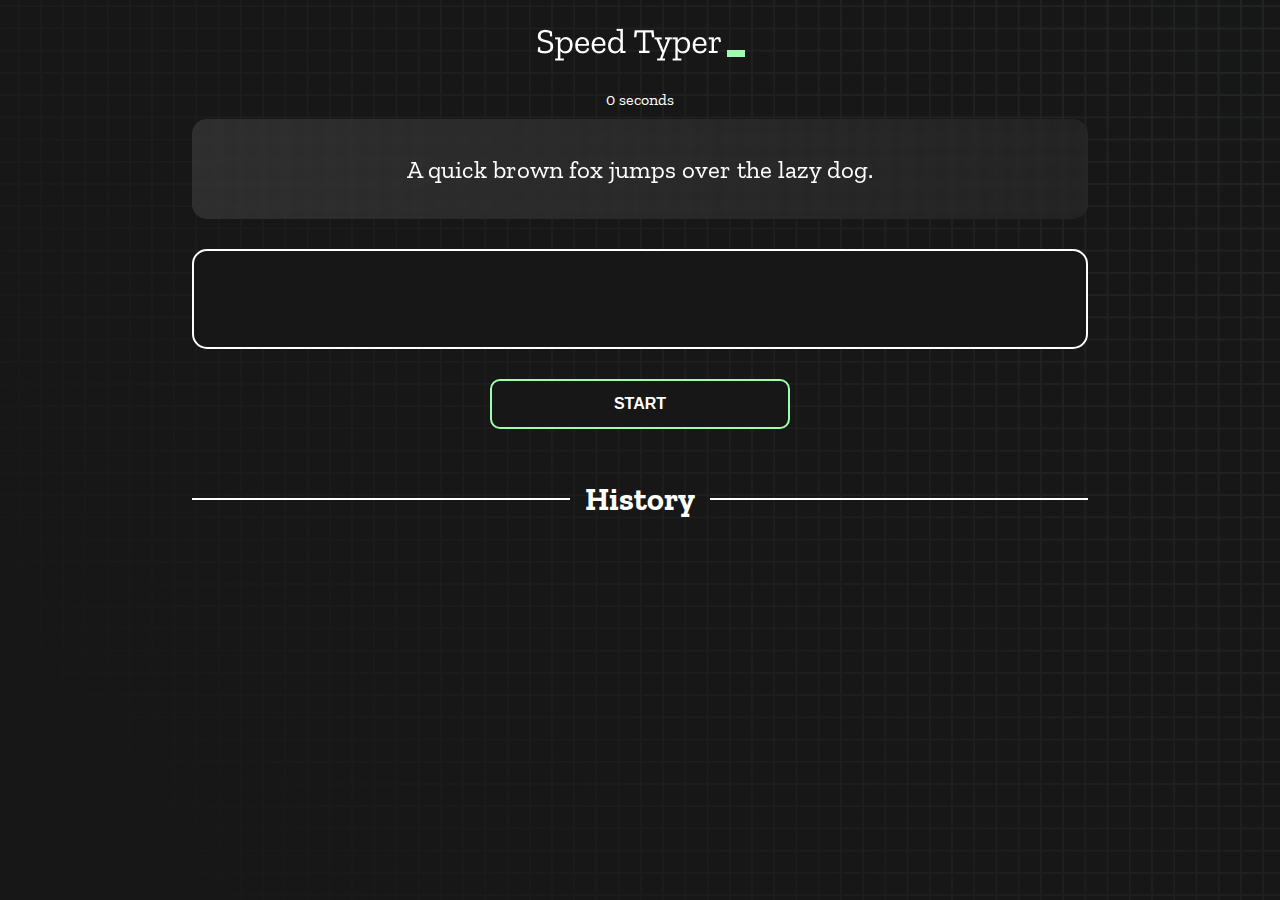
<file: index.html>
<!DOCTYPE html>
<html lang="en">

<head>
  <meta charset="UTF-8" />
  <meta http-equiv="X-UA-Compatible" content="IE=edge" />
  <meta name="viewport" content="width=device-width, initial-scale=1.0" />
  <title>Speed Monster</title>
  <link rel="stylesheet" href="styles.css" />
  <link rel="preconnect" href="https://fonts.googleapis.com" />
  <link rel="preconnect" href="https://fonts.gstatic.com" crossorigin />
  <link href="https://fonts.googleapis.com/css2?family=Zilla+Slab:wght@300;400;500&display=swap" rel="stylesheet" />
</head>

<body>
  <h1 class="title"><img src="./logo.png" /></h1>
  <div id="show-time">0 seconds</div>

  <div class="box-container">
    <div id="question"></div>

    <div id="display" class="inactive"></div>

    <div class="buttons">
      <button id="starts">START</button>
    </div>

    <div class="divider-container">
      <div class="line"></div>
      <h1 class="title2">History</h1>
      <div class="line"></div>
    </div>
    <div id="histories"></div>
  </div>

  <div id="countdown"></div>
  <div id="modal-background" class="hidden"></div>
  <div id="result" class="hidden"></div>

  <script src="./history.js"></script>
  <script src="./script.js"></script>


</body>

</html>
</file>
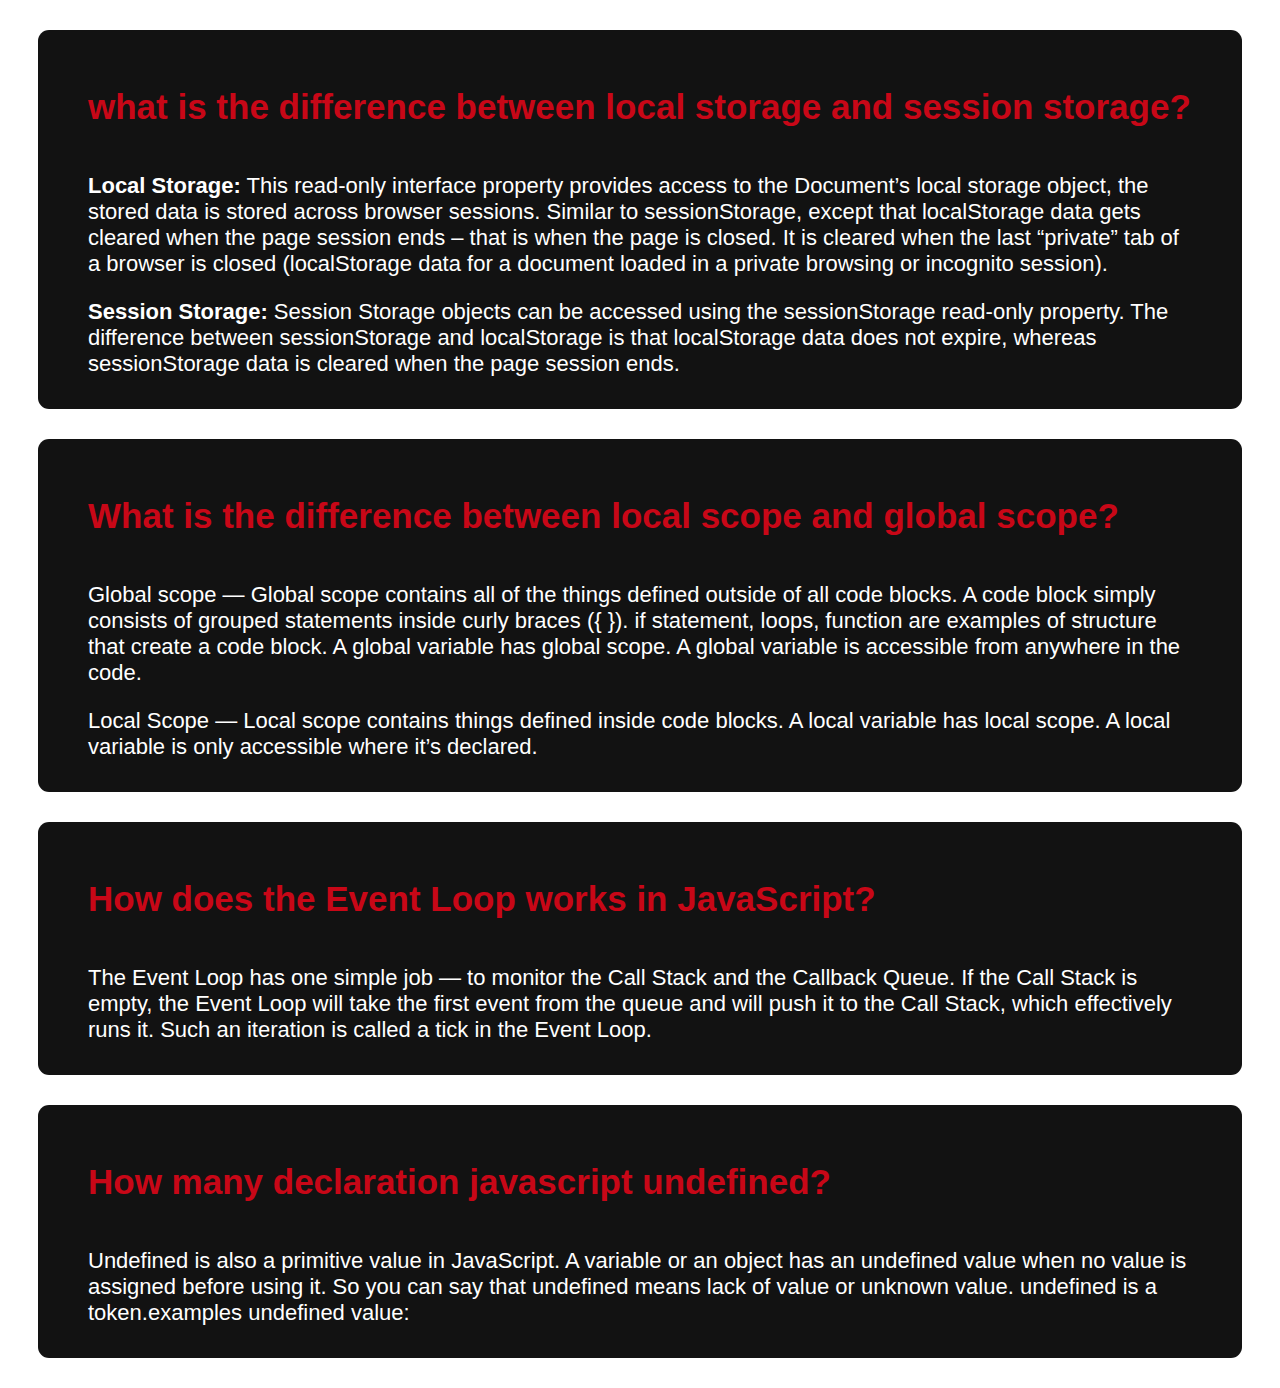
<file: blog.html>
<!DOCTYPE html>
<html lang="en">

<head>
    <meta charset="UTF-8">
    <meta http-equiv="X-UA-Compatible" content="IE=edge">
    <meta name="viewport" content="width=device-width, initial-scale=1.0">
    <title>Blog</title>
    <style>
        .blog-1 {
            background: blue-light;
            background: #000000ed;
            ;
            padding: 10px 50px;
            margin: 30px;
            border-radius: 11px;
            font-family: Arial;
        }

        .blog-1 h4 {
            font-size: 35px;
            color: #c80717;
            font-weight: 700;
        }

        .blog-1 p {
            font-size: 22px;
            /* color: #696104; */
            color: #ffff;
        }
    </style>
</head>

<body>
    <section>
        <div class="container">
            <div class="blog-1">
                <h4>what is the difference between local storage and session storage?</h4>
                <p><strong>Local Storage:</strong> This read-only interface property provides access to the Document’s
                    local storage
                    object, the stored data
                    is stored across browser sessions. Similar to sessionStorage, except that localStorage data gets
                    cleared when the page
                    session ends – that is when the page is closed. It is cleared when the last “private” tab of a
                    browser is closed
                    (localStorage data for a document loaded in a private browsing or incognito session).</p>
                <p><strong>Session Storage:</strong> Session Storage objects can be accessed using the sessionStorage
                    read-only property.
                    The difference between
                    sessionStorage and localStorage is that localStorage data does not expire, whereas sessionStorage
                    data is cleared when
                    the page session ends.</p>
            </div>
            <div class="blog-1">
                <h4>What is the difference between local scope and global scope?</h4>
                <p>Global scope — Global scope contains all of the things defined outside of all code blocks. A code
                    block simply consists
                    of grouped statements inside curly braces ({ }). if statement, loops, function are examples of
                    structure that create a
                    code block. A global variable has global scope. A global variable is accessible from anywhere in the
                    code.</p>
                <p>Local Scope — Local scope contains things defined inside code blocks. A local variable has local
                    scope. A local variable
                    is only accessible where it’s declared.</p>
            </div>
            <div class="blog-1">
                <h4>How does the Event Loop works in JavaScript?</h4>
                <p>The Event Loop has one simple job — to monitor the Call Stack and the Callback Queue. If the Call
                    Stack is empty, the
                    Event Loop will take the first event from the queue and will push it to the Call Stack, which
                    effectively runs it. Such
                    an iteration is called a tick in the Event Loop.</p>
            </div>
            <div class="blog-1">
                <h4>How many declaration javascript undefined?</h4>
                <p>Undefined is also a primitive value in JavaScript. A variable or an object has an undefined value
                    when no value is
                    assigned before using it. So you can say that undefined means lack of value or unknown value.
                    undefined is a token.examples undefined value:</p>
            </div>
        </div>
    </section>
</body>

</html>
</file>
<file: styles.css>
* {
  padding: 0;
  margin: 0;
  box-sizing: border-box;
}

body {
  background-image: url("./bg.png");
  background-size: cover;
  background-position: left top;
  font-family: "Zilla Slab", serif;
}

.box-container {
  width: 70%;
  margin: 0 auto;
}

#question {
  height: 100px;
  display: flex;
  align-items: center;
  justify-content: center;
  color: white;
  font-size: 25px;
  border-radius: 15px;
  background: rgb(255, 255, 255);
  background: linear-gradient(92.49deg,
      rgba(255, 255, 255, 0.1) 0.18%,
      rgba(255, 255, 255, 0.05) 99.85%);
  backdrop-filter: blur(5px);
  margin-bottom: 30px;
}

#display {
  height: 100px;
  display: flex;
  flex-wrap: wrap;
  align-items: center;
  padding-left: 5rem;
  color: white;
  font-size: 32px;
  background-color: #171717;
  border: 2px solid #9dffad;
  border-radius: 15px;
}

#countdown {
  position: fixed;
  height: 100vh;
  width: 100vw;
  background-color: rgba(0, 0, 0, 0.8);
  top: 0;
  left: 0;
  display: flex;
  align-items: center;
  justify-content: center;
  font-size: 3rem;
  color: white;
  display: none;
}

#result {
  position: absolute;
  left: 50%;
  top: 50%;
  transform: translate(-50%, -50%);
  height: 250px;
  width: 400px;
  background-color: #171717;
  border-radius: 15px;
  border: 2px solid #9dffad;
  color: white;
  text-align: center;
  padding: 2rem;

}

#show-time {
  text-align: center;
  color: white;
  margin: 10px 0;
}

.green {
  color: #9dffad;
}

.red {
  color: #eb6565;
}

.bold {
  font-weight: 700;
}

.inactive {
  border: 2px solid white !important;
}

.hidden {
  display: none;
}

.title {
  text-align: center;
  color: white;
  margin: 20px 0;
}

.divider-container {
  height: 80px;
  display: flex;
  justify-content: center;
  align-items: center;
  gap: 15px;
  margin: 0 auto;
}

.line {
  height: 2px;
  background: white;
  width: 100%;
}

.title2 {
  color: white;
  display: block;
}

.buttons {
  display: flex;
  justify-content: center;
  margin: 30px 0;
}

button {
  padding: 10px 20px;
  border: none;
  font-size: 16px;
  font-weight: bold;
  width: 300px;
  height: 50px;
  color: white;
  background-color: #171717;
  border-radius: 10px;
  border: 2px solid #9dffad;
  cursor: pointer;
}

/* #histories {
  display: flex;
  flex-wrap: wrap;
  justify-content: space-around; */
/* } */
#histories {
  display: grid;
  grid-template-columns: repeat(3, 1fr);
  gap: 20px;
}

.card {
  width: 100%;
  height: 100%;
  padding: 50px;
  display: flex;
  justify-content: space-between;
  align-items: center;
  padding: 20px 30px;
  color: white;
  border-radius: 15px;
  background: rgb(255, 255, 255);
  background: linear-gradient(92.49deg,
      rgba(255, 255, 255, 0.1) 0.18%,
      rgba(255, 255, 255, 0.05) 99.85%);
  backdrop-filter: blur(5px);
  margin-bottom: 30px;
}

#modal-background {
  background: rgb(255, 255, 255);
  background: linear-gradient(92.49deg,
      rgba(255, 255, 255, 0.1) 0.18%,
      rgba(255, 255, 255, 0.05) 99.85%);
  backdrop-filter: blur(5px);
  height: 100vh;
  width: 100%;
  position: fixed;
  top: 0;
}

/* mobile device responsive  */
@media only screen and (max-width: 700px) {
  .box-container {
    padding: 0 20px;
    width: 100%;
  }

  .card {
    flex-direction: column;
  }

  #histories {
    grid-template-columns: repeat(1, 1fr);
  }

  #result {
    position: fixed;
    width: 300px;
    height: 250px;
  }

  button {
    width: 235px;
  }
}

/* tablet responsive  */

@media only screen and (min-width: 701px) and (max-width: 998px) {
  #histories {
    grid-template-columns: repeat(2, 1fr);
  }
}
</file>
